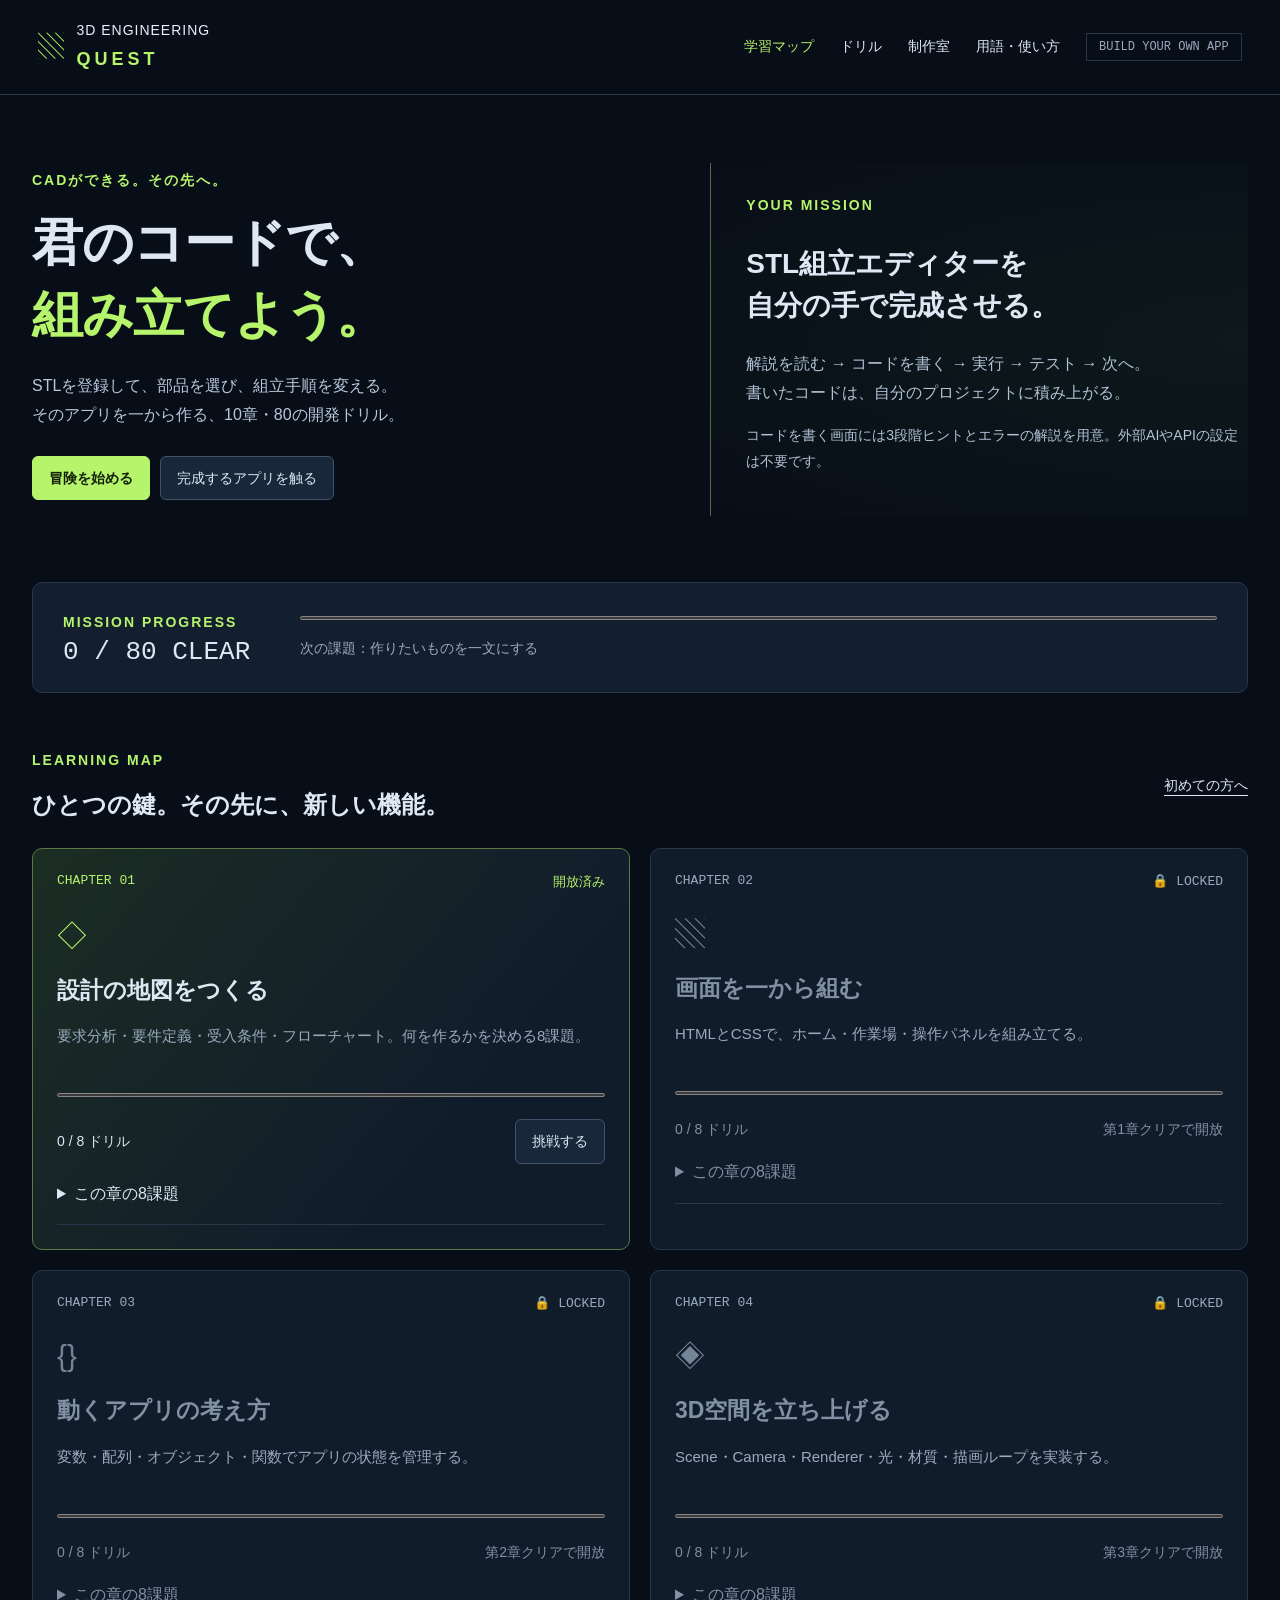
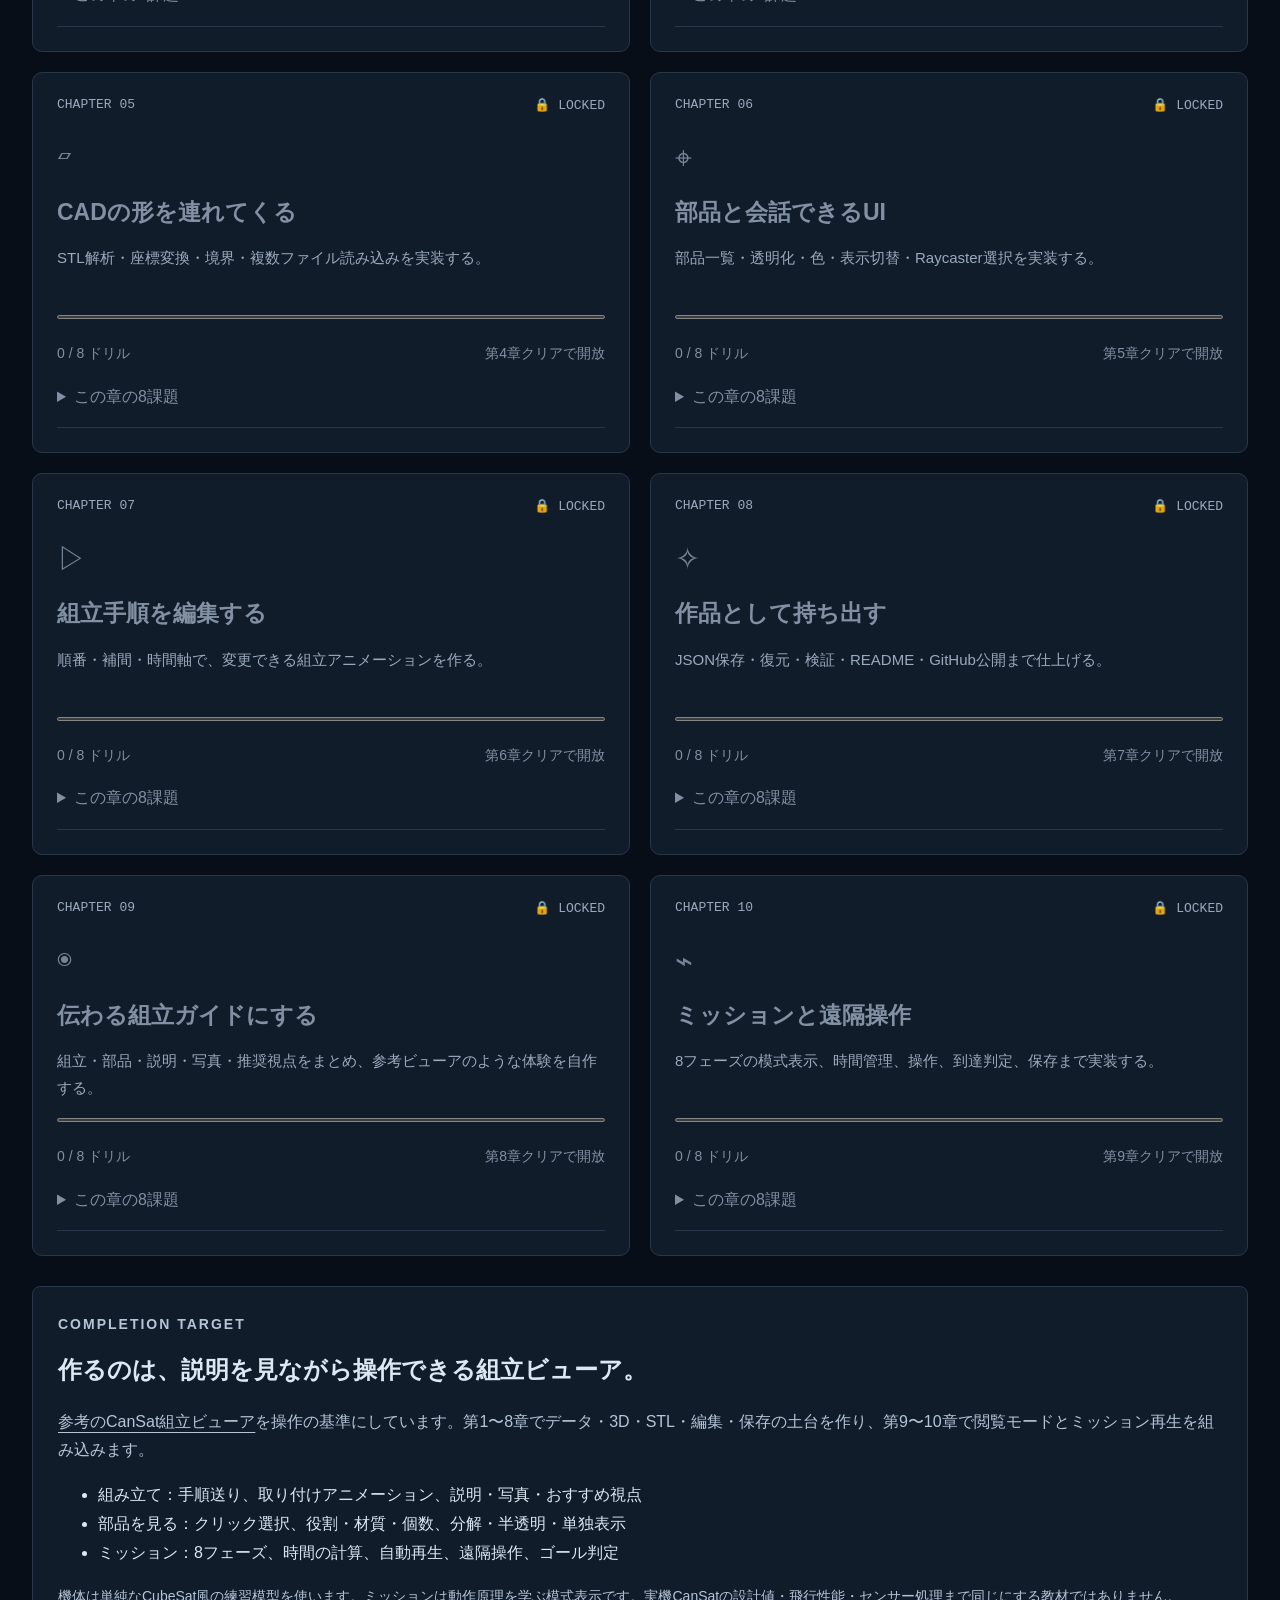
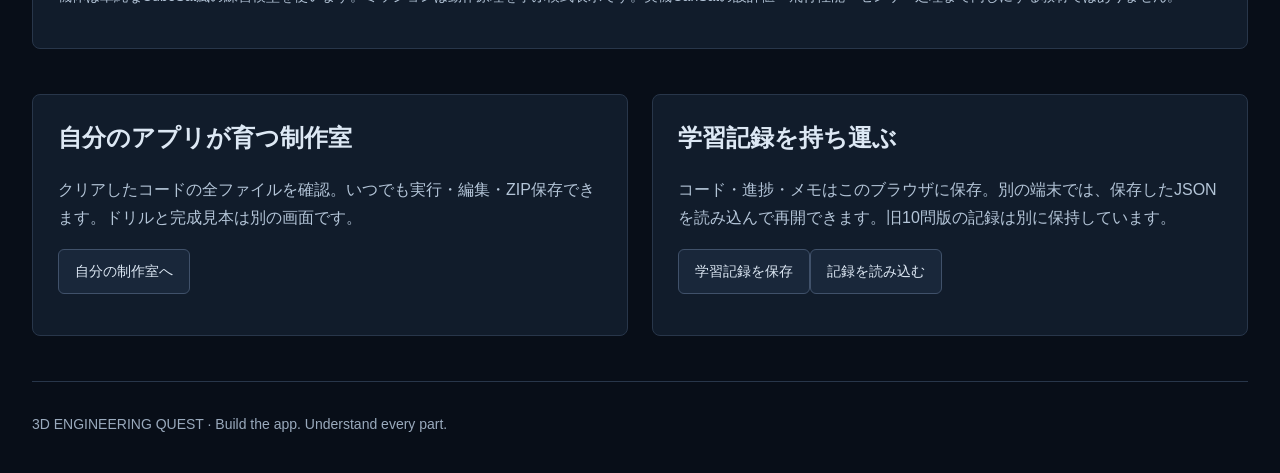
<file: index.html>
<!doctype html><html lang="ja"><head><meta charset="utf-8"><meta name="viewport" content="width=device-width,initial-scale=1"><title>学習マップ | 3D Engineering Quest</title><link rel="stylesheet" href="quest.css?v=4"></head><body><div id="header"></div><main><section class="home-hero"><div><p class="eyebrow">CADができる。その先へ。</p><h1>君のコードで、<br><em>組み立てよう。</em></h1><p class="lead">STLを登録して、部品を選び、組立手順を変える。<br>そのアプリを一から作る、10章・80の開発ドリル。</p><a id="resume" class="primary" href="drill.html?id=0">冒険を始める</a><a class="button" href="workshop.html?mode=reference">完成するアプリを触る</a></div><aside class="mission-card"><span class="eyebrow">YOUR MISSION</span><h2>STL組立エディターを<br>自分の手で完成させる。</h2><p>解説を読む → コードを書く → 実行 → テスト → 次へ。<br>書いたコードは、自分のプロジェクトに積み上がる。</p><p class="small">コードを書く画面には3段階ヒントとエラーの解説を用意。外部AIやAPIの設定は不要です。</p></aside></section><section class="progress-panel"><div><span class="eyebrow">MISSION PROGRESS</span><h2 id="progressTitle">0 / 80 CLEAR</h2></div><div class="progress-track"><progress id="progress" max="80" value="0"></progress><p id="nextLabel"></p></div></section><section><div class="section-heading"><div><p class="eyebrow">LEARNING MAP</p><h2>ひとつの鍵。その先に、新しい機能。</h2></div><a href="guide.html">初めての方へ</a></div><div id="map" class="chapter-grid"></div></section><section class="panel" style="margin-top:30px"><p class="eyebrow">COMPLETION TARGET</p><h2>作るのは、説明を見ながら操作できる組立ビューア。</h2><p><a href="https://ysntera.github.io/cansat-assembly-viewer/" target="_blank" rel="noopener">参考のCanSat組立ビューア</a>を操作の基準にしています。第1〜8章でデータ・3D・STL・編集・保存の土台を作り、第9〜10章で閲覧モードとミッション再生を組み込みます。</p><ul><li>組み立て：手順送り、取り付けアニメーション、説明・写真・おすすめ視点</li><li>部品を見る：クリック選択、役割・材質・個数、分解・半透明・単独表示</li><li>ミッション：8フェーズ、時間の計算、自動再生、遠隔操作、ゴール判定</li></ul><p class="small">機体は単純なCubeSat風の練習模型を使います。ミッションは動作原理を学ぶ模式表示です。実機CanSatの設計値・飛行性能・センサー処理まで同じにする教材ではありません。</p></section><section class="bottom-grid"><div class="panel"><h2>自分のアプリが育つ制作室</h2><p>クリアしたコードの全ファイルを確認。いつでも実行・編集・ZIP保存できます。ドリルと完成見本は別の画面です。</p><a class="button" href="workshop.html">自分の制作室へ</a></div><div class="panel"><h2>学習記録を持ち運ぶ</h2><p>コード・進捗・メモはこのブラウザに保存。別の端末では、保存したJSONを読み込んで再開できます。旧10問版の記録は別に保持しています。</p><button id="backup">学習記録を保存</button><label class="button">記録を読み込む<input type="file" id="restore" accept=".json" hidden></label><p id="backupStatus" role="status"></p></div></section><footer>3D ENGINEERING QUEST · Build the app. Understand every part.<span id="saveState"></span></footer></main><script type="module" src="home.js?v=9"></script></body></html>
</file>
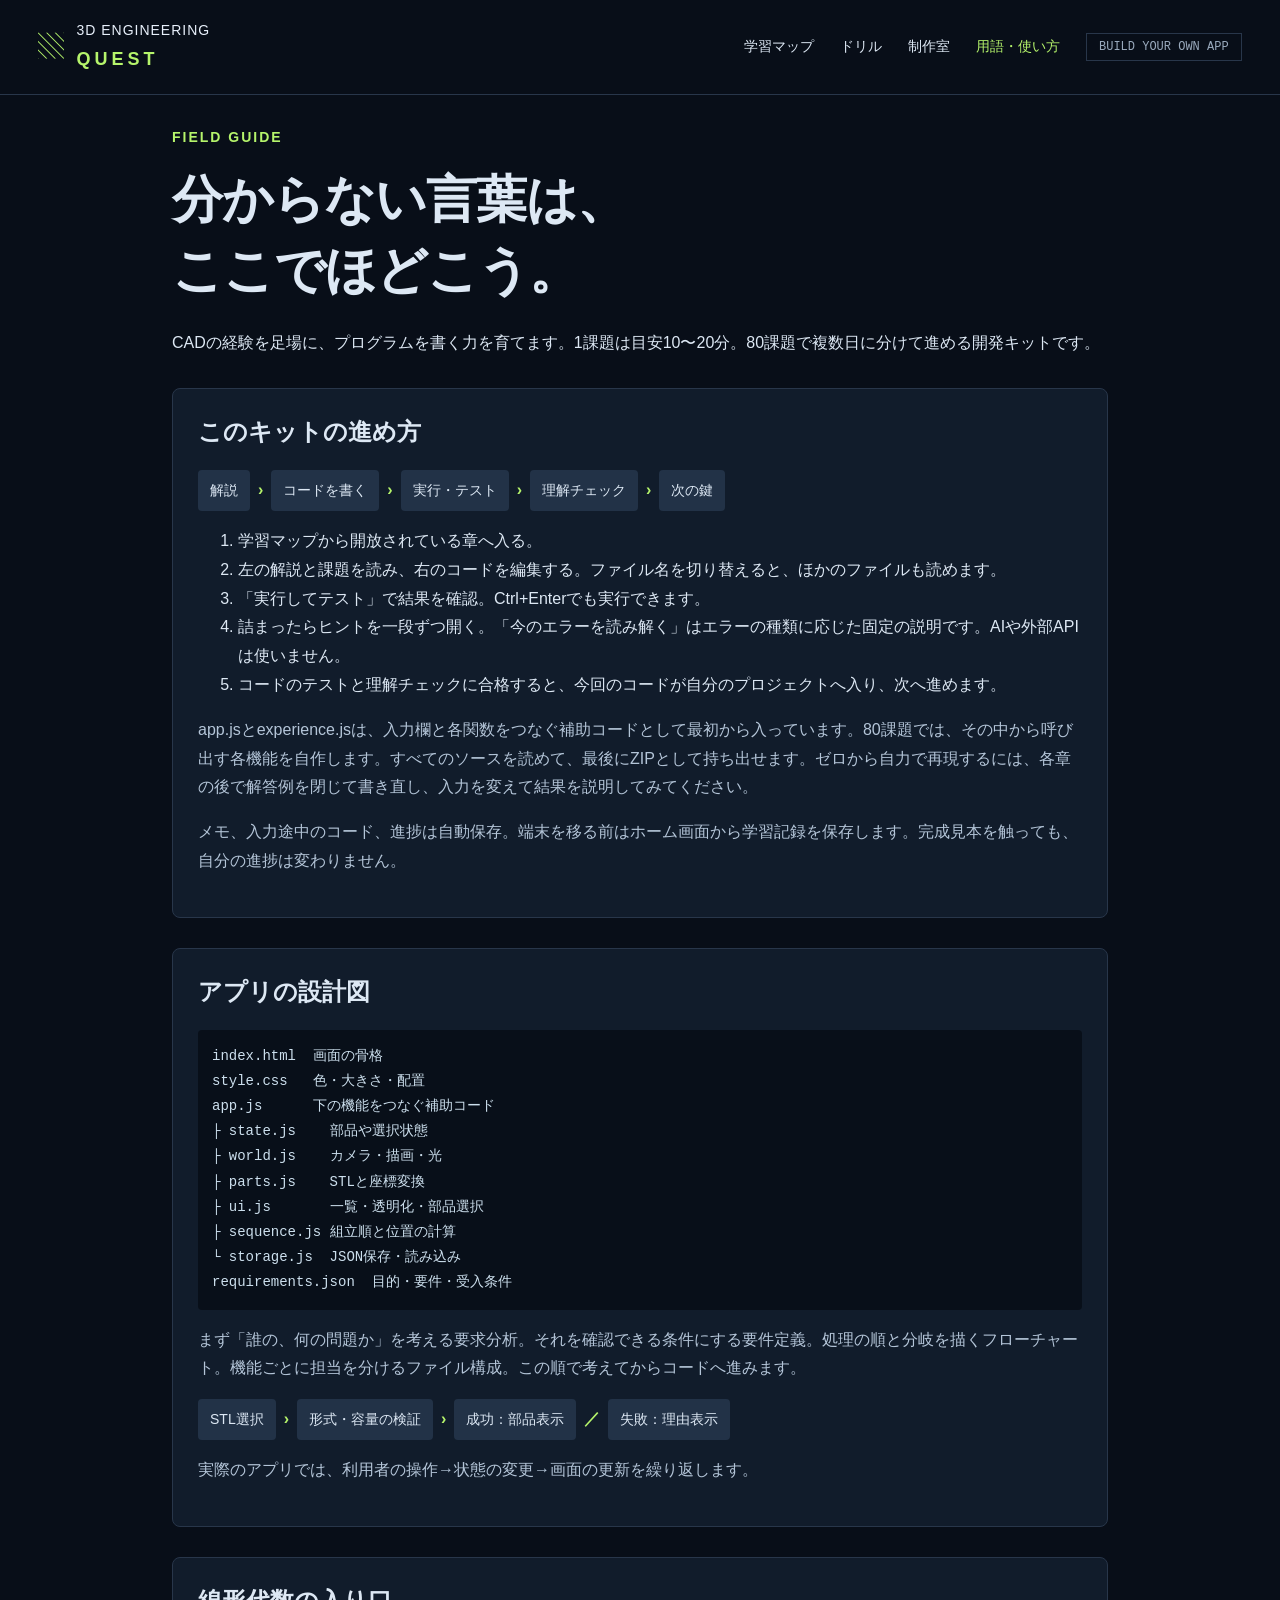
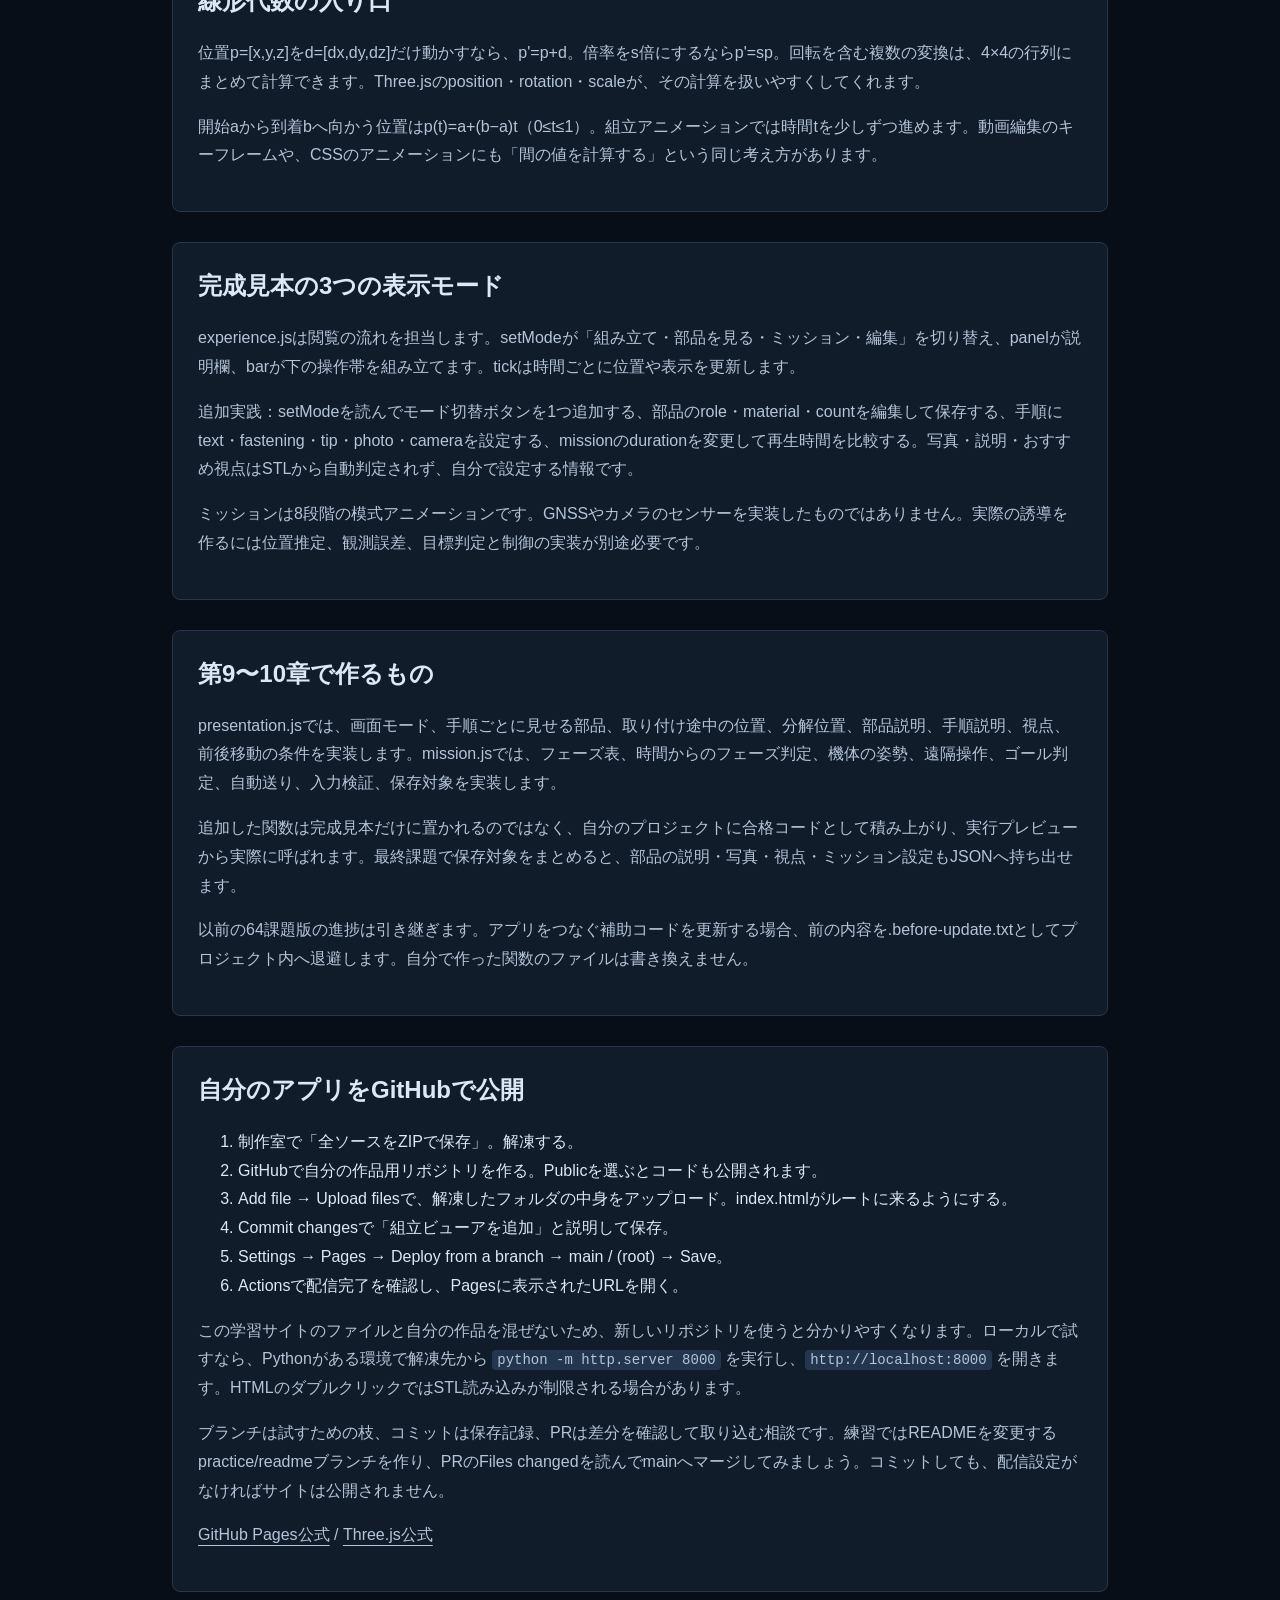
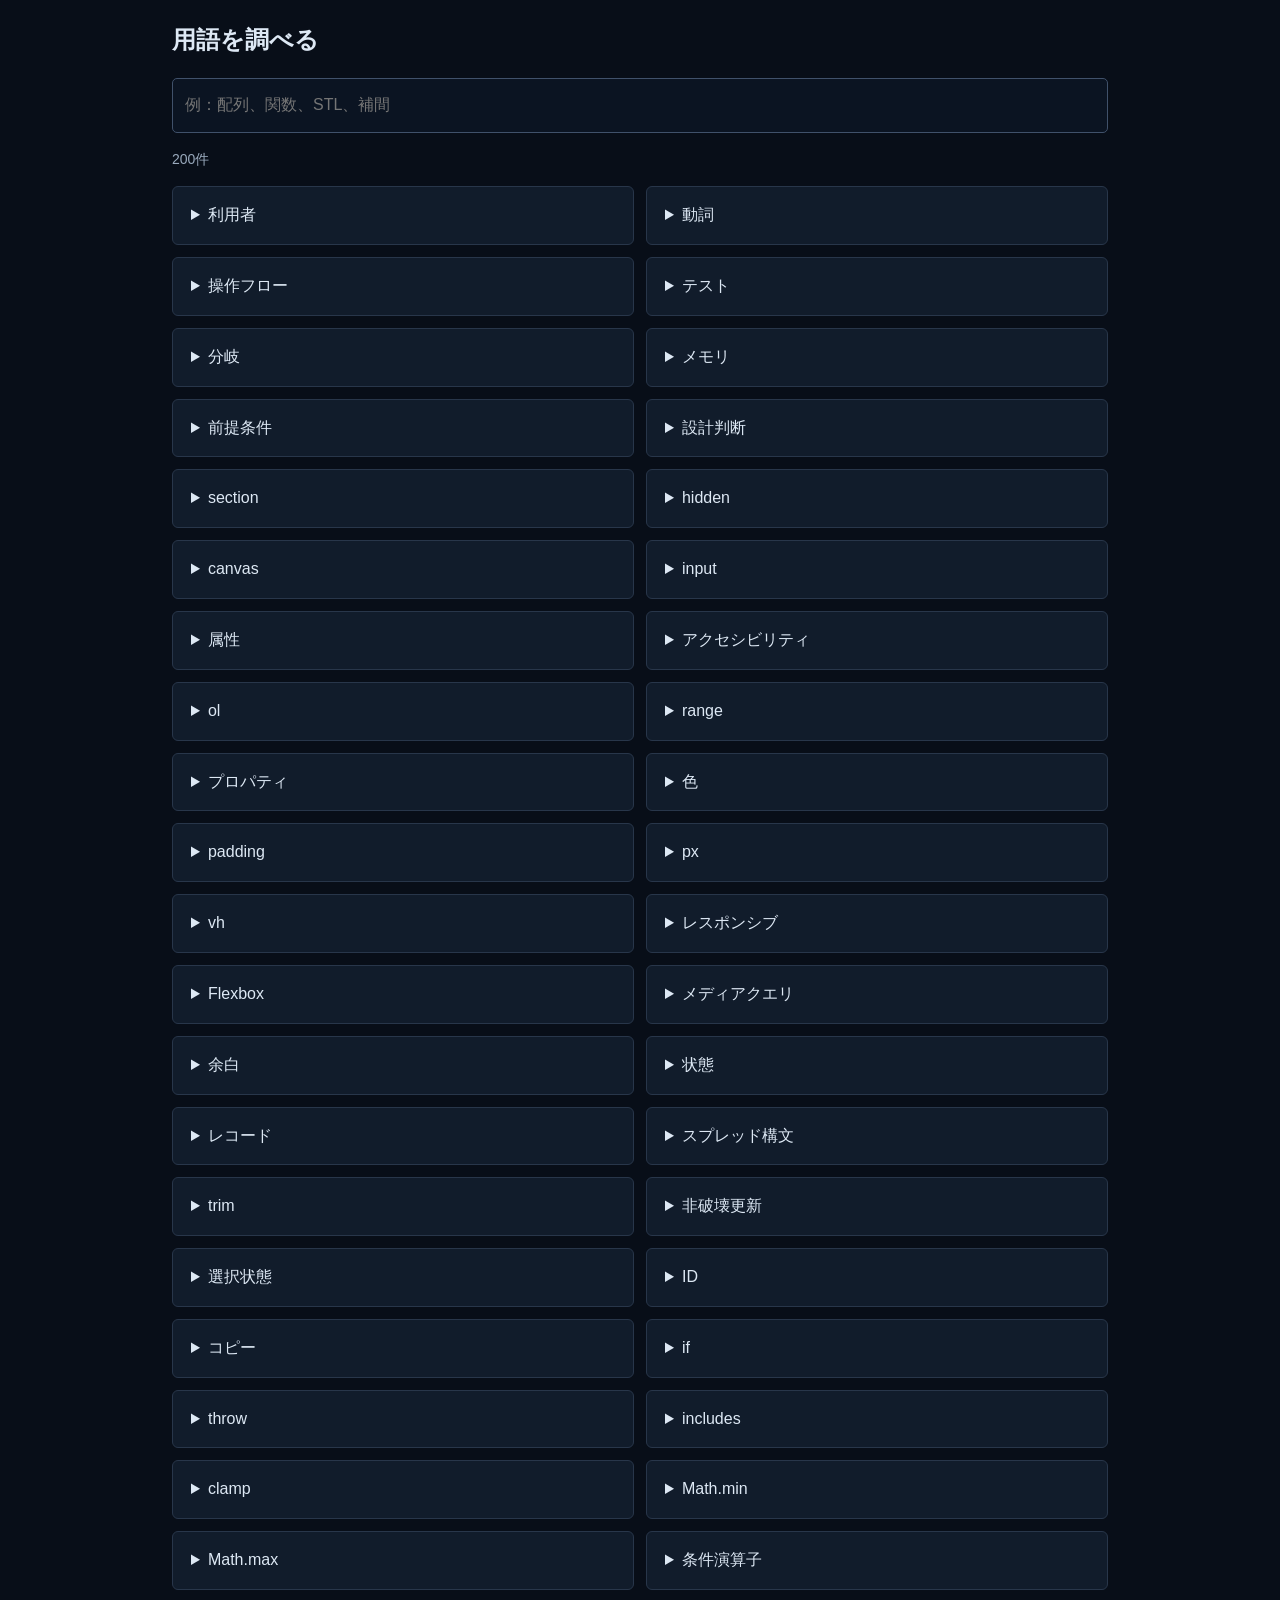
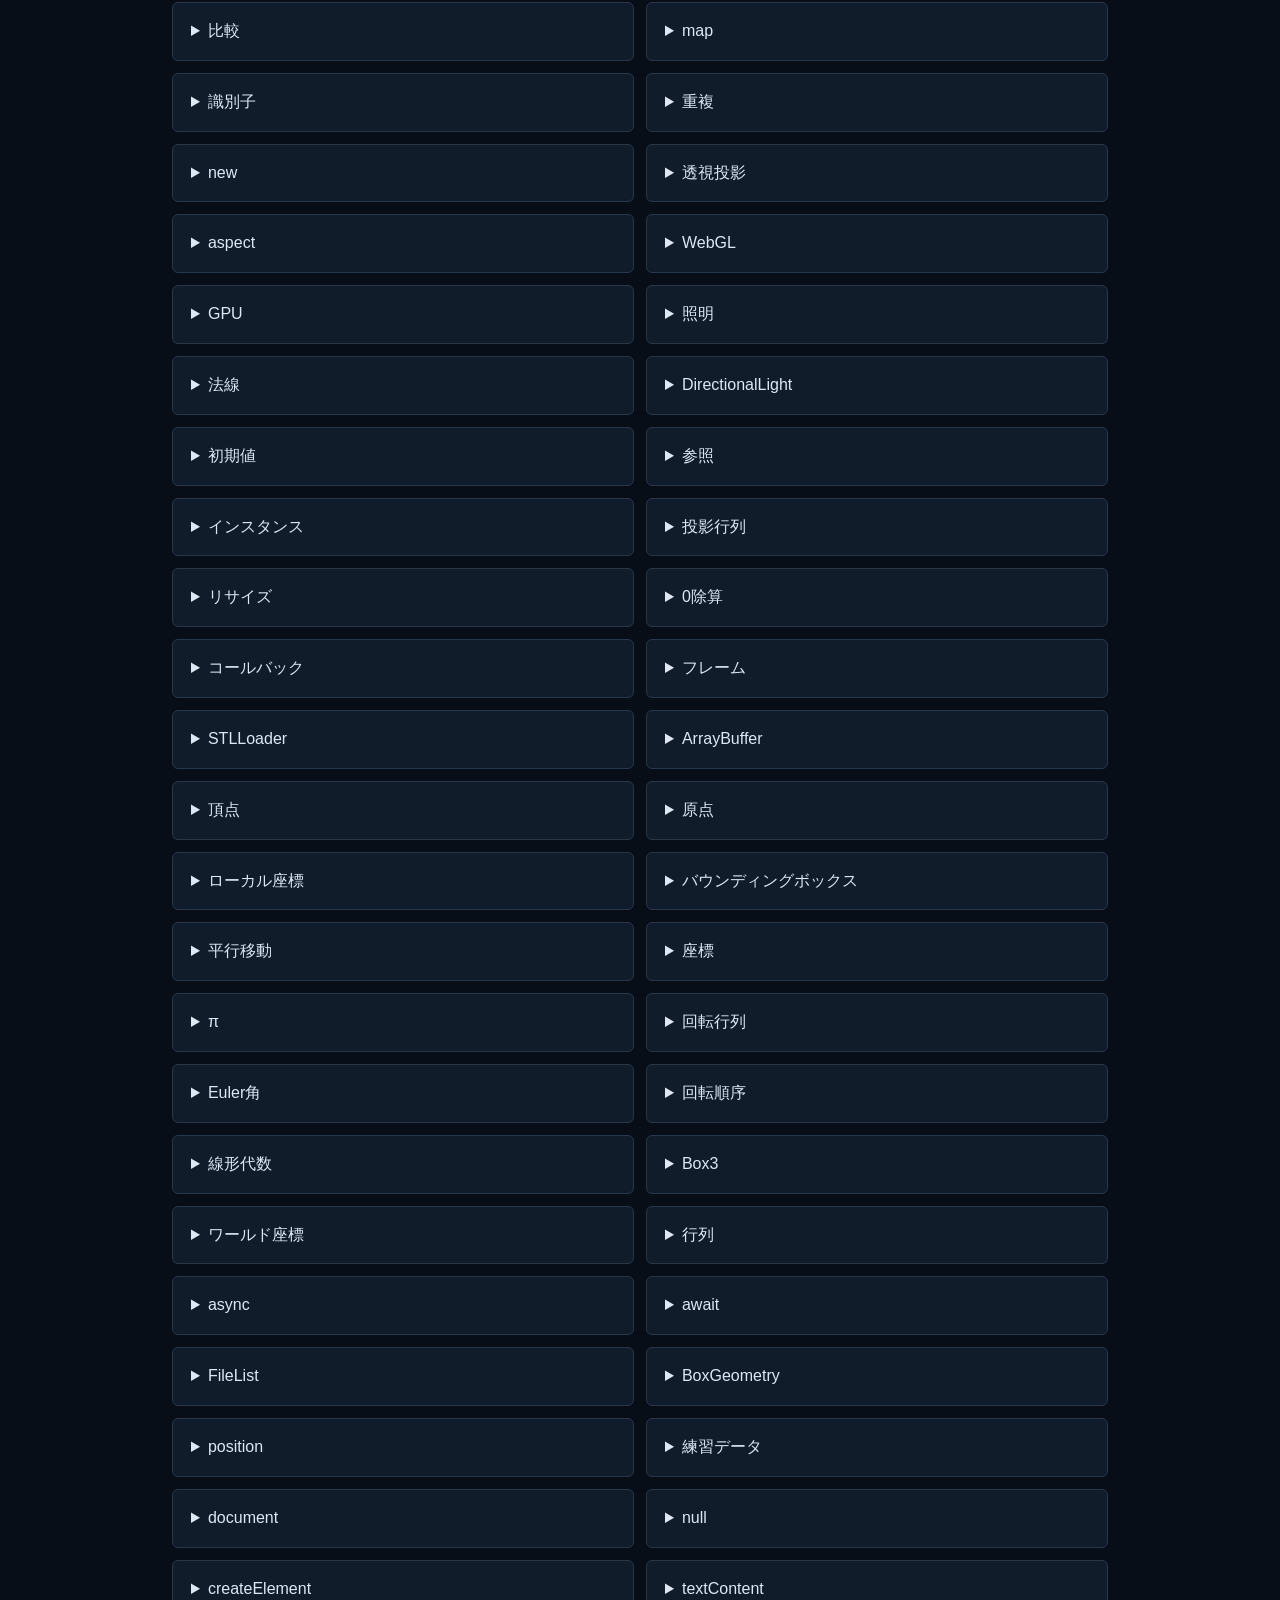
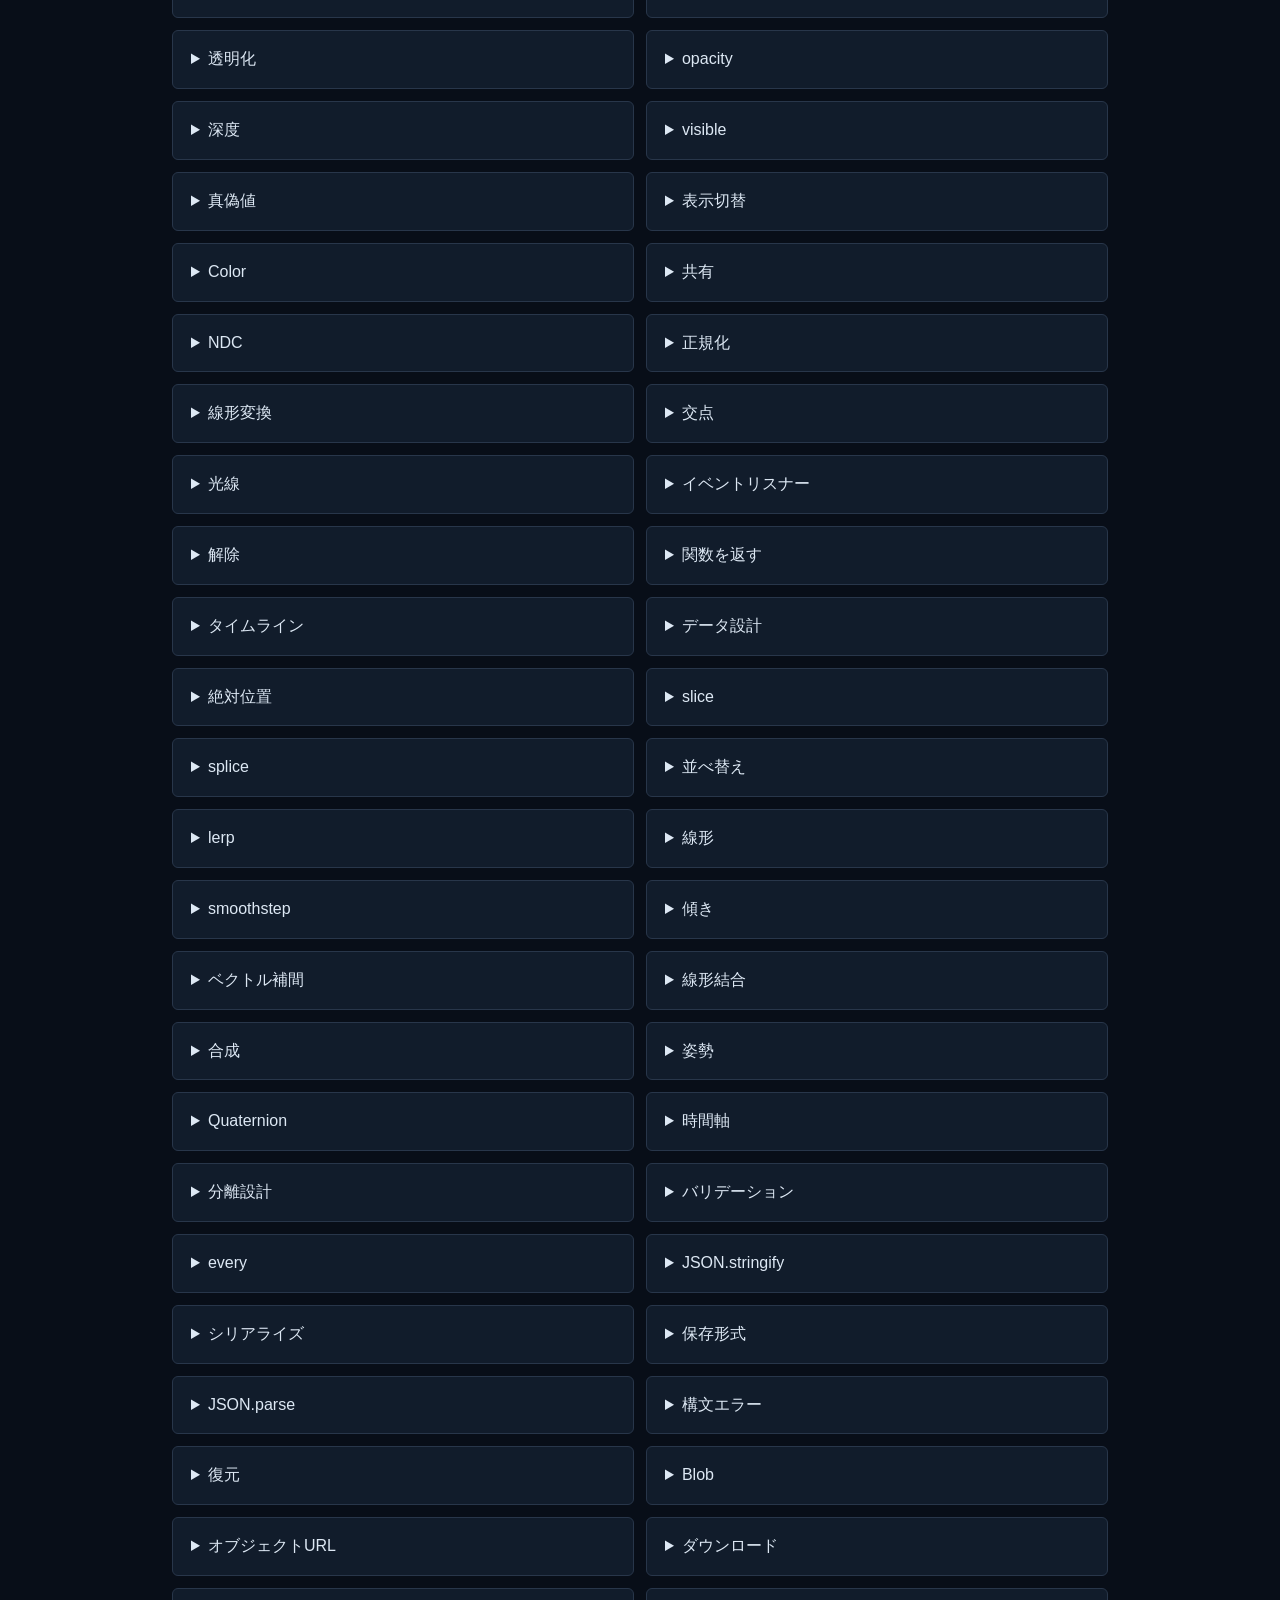
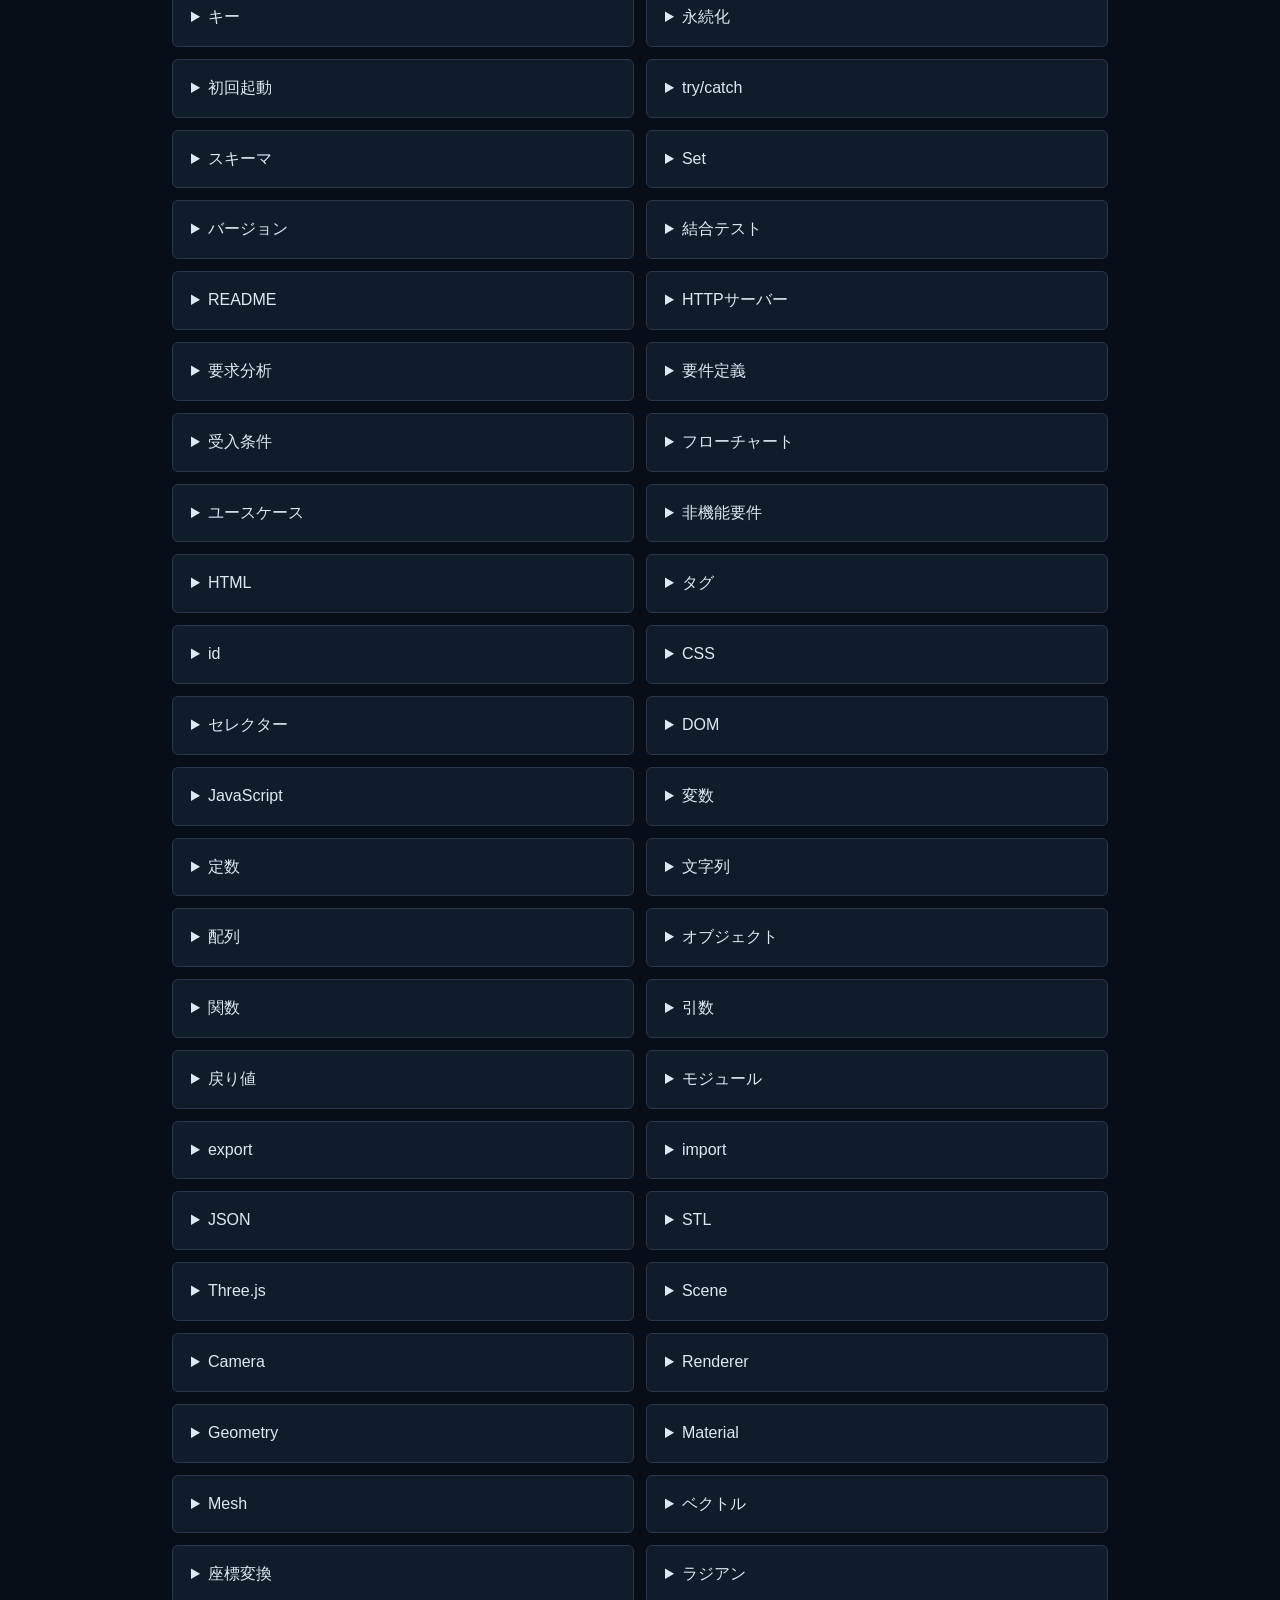
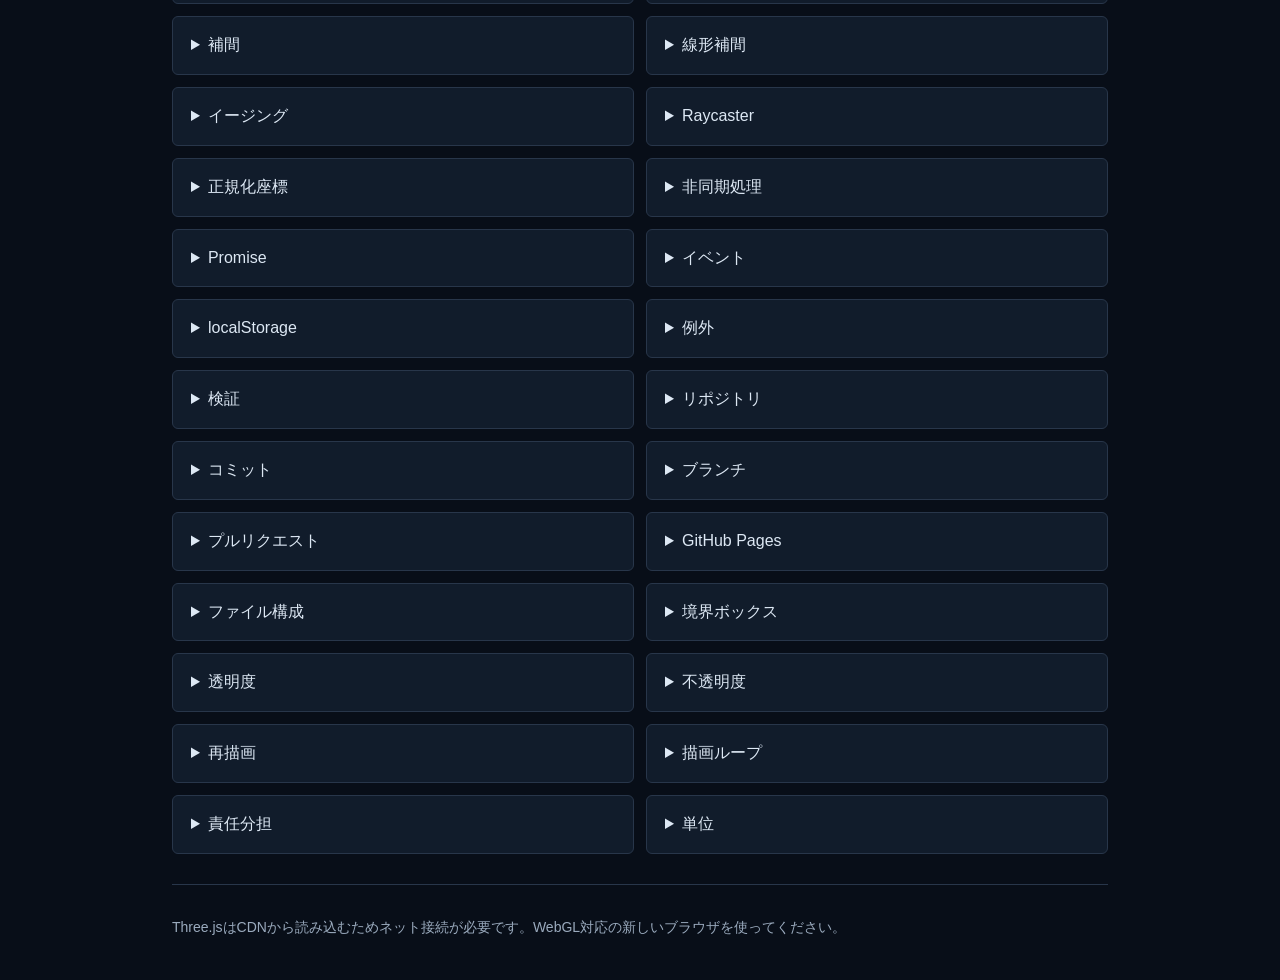
<file: guide.html>
<!doctype html><html lang="ja"><head><meta charset="utf-8"><meta name="viewport" content="width=device-width,initial-scale=1"><title>使い方と用語 | 3D Engineering Quest</title><link rel="stylesheet" href="quest.css?v=4"></head><body><div id="header"></div><main class="guide"><section><p class="eyebrow">FIELD GUIDE</p><h1>分からない言葉は、<br>ここでほどこう。</h1><p>CADの経験を足場に、プログラムを書く力を育てます。1課題は目安10〜20分。80課題で複数日に分けて進める開発キットです。</p></section><section class="panel"><h2>このキットの進め方</h2><div class="flow"><span>解説</span><b>›</b><span>コードを書く</span><b>›</b><span>実行・テスト</span><b>›</b><span>理解チェック</span><b>›</b><span>次の鍵</span></div><ol><li>学習マップから開放されている章へ入る。</li><li>左の解説と課題を読み、右のコードを編集する。ファイル名を切り替えると、ほかのファイルも読めます。</li><li>「実行してテスト」で結果を確認。Ctrl+Enterでも実行できます。</li><li>詰まったらヒントを一段ずつ開く。「今のエラーを読み解く」はエラーの種類に応じた固定の説明です。AIや外部APIは使いません。</li><li>コードのテストと理解チェックに合格すると、今回のコードが自分のプロジェクトへ入り、次へ進めます。</li></ol><p>app.jsとexperience.jsは、入力欄と各関数をつなぐ補助コードとして最初から入っています。80課題では、その中から呼び出す各機能を自作します。すべてのソースを読めて、最後にZIPとして持ち出せます。ゼロから自力で再現するには、各章の後で解答例を閉じて書き直し、入力を変えて結果を説明してみてください。</p><p>メモ、入力途中のコード、進捗は自動保存。端末を移る前はホーム画面から学習記録を保存します。完成見本を触っても、自分の進捗は変わりません。</p></section><section class="panel"><h2>アプリの設計図</h2><pre>index.html  画面の骨格
style.css   色・大きさ・配置
app.js      下の機能をつなぐ補助コード
├ state.js    部品や選択状態
├ world.js    カメラ・描画・光
├ parts.js    STLと座標変換
├ ui.js       一覧・透明化・部品選択
├ sequence.js 組立順と位置の計算
└ storage.js  JSON保存・読み込み
requirements.json  目的・要件・受入条件</pre><p>まず「誰の、何の問題か」を考える要求分析。それを確認できる条件にする要件定義。処理の順と分岐を描くフローチャート。機能ごとに担当を分けるファイル構成。この順で考えてからコードへ進みます。</p><div class="flow"><span>STL選択</span><b>›</b><span>形式・容量の検証</span><b>›</b><span>成功：部品表示</span><b>／</b><span>失敗：理由表示</span></div><p>実際のアプリでは、利用者の操作→状態の変更→画面の更新を繰り返します。</p></section><section class="panel"><h2>線形代数の入り口</h2><p>位置p=[x,y,z]をd=[dx,dy,dz]だけ動かすなら、p'=p+d。倍率をs倍にするならp'=sp。回転を含む複数の変換は、4×4の行列にまとめて計算できます。Three.jsのposition・rotation・scaleが、その計算を扱いやすくしてくれます。</p><p>開始aから到着bへ向かう位置はp(t)=a+(b−a)t（0≤t≤1）。組立アニメーションでは時間tを少しずつ進めます。動画編集のキーフレームや、CSSのアニメーションにも「間の値を計算する」という同じ考え方があります。</p></section><section class="panel"><h2>完成見本の3つの表示モード</h2><p>experience.jsは閲覧の流れを担当します。setModeが「組み立て・部品を見る・ミッション・編集」を切り替え、panelが説明欄、barが下の操作帯を組み立てます。tickは時間ごとに位置や表示を更新します。</p><p>追加実践：setModeを読んでモード切替ボタンを1つ追加する、部品のrole・material・countを編集して保存する、手順にtext・fastening・tip・photo・cameraを設定する、missionのdurationを変更して再生時間を比較する。写真・説明・おすすめ視点はSTLから自動判定されず、自分で設定する情報です。</p><p>ミッションは8段階の模式アニメーションです。GNSSやカメラのセンサーを実装したものではありません。実際の誘導を作るには位置推定、観測誤差、目標判定と制御の実装が別途必要です。</p></section><section class="panel"><h2>第9〜10章で作るもの</h2><p>presentation.jsでは、画面モード、手順ごとに見せる部品、取り付け途中の位置、分解位置、部品説明、手順説明、視点、前後移動の条件を実装します。mission.jsでは、フェーズ表、時間からのフェーズ判定、機体の姿勢、遠隔操作、ゴール判定、自動送り、入力検証、保存対象を実装します。</p><p>追加した関数は完成見本だけに置かれるのではなく、自分のプロジェクトに合格コードとして積み上がり、実行プレビューから実際に呼ばれます。最終課題で保存対象をまとめると、部品の説明・写真・視点・ミッション設定もJSONへ持ち出せます。</p><p>以前の64課題版の進捗は引き継ぎます。アプリをつなぐ補助コードを更新する場合、前の内容を.before-update.txtとしてプロジェクト内へ退避します。自分で作った関数のファイルは書き換えません。</p></section><section id="publish" class="panel"><h2>自分のアプリをGitHubで公開</h2><ol><li>制作室で「全ソースをZIPで保存」。解凍する。</li><li>GitHubで自分の作品用リポジトリを作る。Publicを選ぶとコードも公開されます。</li><li>Add file → Upload filesで、解凍したフォルダの中身をアップロード。index.htmlがルートに来るようにする。</li><li>Commit changesで「組立ビューアを追加」と説明して保存。</li><li>Settings → Pages → Deploy from a branch → main / (root) → Save。</li><li>Actionsで配信完了を確認し、Pagesに表示されたURLを開く。</li></ol><p>この学習サイトのファイルと自分の作品を混ぜないため、新しいリポジトリを使うと分かりやすくなります。ローカルで試すなら、Pythonがある環境で解凍先から <code>python -m http.server 8000</code> を実行し、<code>http://localhost:8000</code> を開きます。HTMLのダブルクリックではSTL読み込みが制限される場合があります。</p><p>ブランチは試すための枝、コミットは保存記録、PRは差分を確認して取り込む相談です。練習ではREADMEを変更するpractice/readmeブランチを作り、PRのFiles changedを読んでmainへマージしてみましょう。コミットしても、配信設定がなければサイトは公開されません。</p><p><a href="https://docs.github.com/en/pages/getting-started-with-github-pages/configuring-a-publishing-source-for-your-github-pages-site" target="_blank" rel="noopener">GitHub Pages公式</a> / <a href="https://threejs.org/manual/#en/fundamentals" target="_blank" rel="noopener">Three.js公式</a></p></section><section><h2>用語を調べる</h2><input id="search" type="search" placeholder="例：配列、関数、STL、補間" aria-label="用語を検索"><p id="termCount" class="small"></p><div id="glossary" class="glossary-grid"></div></section><footer>Three.jsはCDNから読み込むためネット接続が必要です。WebGL対応の新しいブラウザを使ってください。</footer></main><script type="module">import {header,$,esc} from './common.js?v=9';import {dictionary} from './glossary.js?v=9';$('#header').innerHTML=header('guide');function render(){const q=$('#search').value.trim().toLowerCase();const entries=Object.entries(dictionary).filter(([term,text])=>(term+' '+text).toLowerCase().includes(q));$('#termCount').textContent=entries.length+'件';$('#glossary').innerHTML=entries.map(([term,text])=>`<details><summary>${esc(term)}</summary><p>${esc(text)}</p></details>`).join('')}$('#search').oninput=render;render();</script></body></html>
</file>
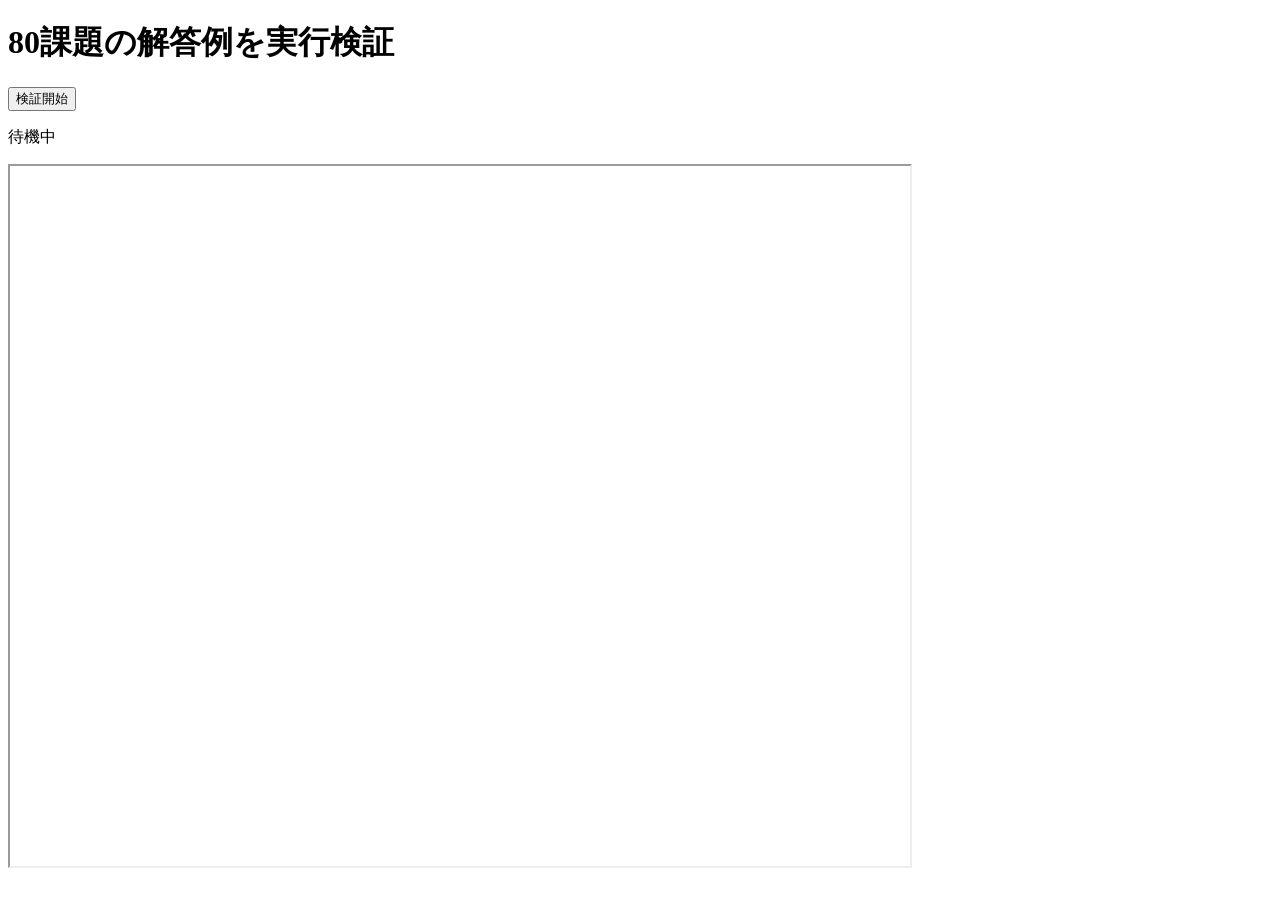
<file: verification.html>
<!doctype html><html lang="ja"><meta charset="utf-8"><title>教材の実行検証</title><body><h1>80課題の解答例を実行検証</h1><button id="start">検証開始</button><p id="status">待機中</p><pre id="results"></pre><iframe id="frame" sandbox="allow-scripts allow-downloads" style="width:900px;height:700px"></iframe><script type="module">
import {lessons} from './curriculum.js?v=9';import {runProject} from './runner.js?v=4';
const files=await fetch('base.json?v=9').then(r=>r.json()),results=document.querySelector('#results'),frame=document.querySelector('#frame');let active=0,resolve;
addEventListener('message',e=>{if(e.source!==frame.contentWindow||e.data.scope!=='quest-runner'||e.data.run!==active)return;if(e.data.type==='result')resolve?.(e.data)});
document.querySelector('#start').onclick=async()=>{document.querySelector('#start').disabled=true;let passed=0;const startId=Number(new URLSearchParams(location.search).get('start')||0);for(const l of lessons){files[l.file]=l.mode==='replace'?l.solution:(files[l.file]||'')+'\n'+l.solution;if(l.id<startId)continue;active=l.id+1;document.querySelector('#status').textContent='実行中 '+active+'/'+lessons.length;const outcome=await new Promise(r=>{let timeout=setTimeout(()=>r({ok:false,message:'timeout'}),20000);resolve=d=>{clearTimeout(timeout);r(d)};runProject(frame,{...files},l.test,active)});if(outcome.ok)passed++;results.textContent+=(outcome.ok?'PASS ':'FAIL ')+(l.id+1)+' '+l.title+' '+(outcome.message||'')+'\n'}document.querySelector('#status').textContent='完了 '+passed+'/'+(lessons.length-startId);document.querySelector('#start').disabled=false};
</script></body></html>
</file>
<file: quest.css>
:root{font-family:Inter,"Noto Sans JP",Meiryo,sans-serif;color:#dde8f4;background:#080e18;line-height:1.8;font-size:16px;--accent:#b5f46b;--muted:#9aaabd;--line:#28364a;--panel:#111c2b}*{box-sizing:border-box}[hidden]{display:none!important}body{margin:0}a{color:inherit;text-underline-offset:5px}button,input,textarea,select{font:inherit}button,.button,.primary{cursor:pointer;min-height:43px;border:1px solid #40516a;border-radius:6px;padding:10px 16px;background:#19273a;color:inherit;text-decoration:none;display:inline-flex;align-items:center;justify-content:center;gap:6px;font-size:14px;line-height:1.6}button:hover,.button:hover{background:#293c54}.primary{background:var(--accent);color:#152009;border-color:var(--accent);font-weight:750}.primary:hover{background:#d4ffa3}button:disabled,.disabled{opacity:.4;cursor:not-allowed}button:focus-visible,a:focus-visible,input:focus-visible,textarea:focus-visible,select:focus-visible,summary:focus-visible{outline:3px solid var(--accent);outline-offset:3px}header{min-height:90px;max-width:1600px;margin:auto;padding:18px 3%;display:flex;align-items:center;gap:26px;border-bottom:1px solid var(--line)}.brand{display:flex;align-items:center;gap:12px;text-decoration:none;font-size:26px;color:var(--accent)}.brand span{color:#e8f0fb;font-size:14px;letter-spacing:1px}.brand b{display:block;color:var(--accent);font-size:18px;letter-spacing:4px}nav{display:flex;gap:26px;margin-left:auto}nav a{font-size:14px;text-decoration:none}nav [aria-current]{color:var(--accent)}.tag{font:12px monospace;color:var(--muted);border:1px solid var(--line);padding:6px 12px}main{max-width:1280px;margin:auto;padding:0 32px}.wide{max-width:1760px;padding:0 24px}.home-hero{display:grid;grid-template-columns:1.15fr 1fr;gap:60px;align-items:center;padding:68px 0 46px}.eyebrow{font-size:14px;letter-spacing:2px;color:var(--accent);font-weight:700;margin:0 0 14px}h1{font-size:clamp(34px,4vw,56px);line-height:1.4;letter-spacing:-1px;margin:0 0 22px}h1 em{font-style:normal;color:var(--accent)}h2{font-size:24px;line-height:1.5}h3{font-size:17px}.lead{color:#b8c9dd;margin:0 0 26px}.home-hero .primary{margin:0 10px 10px 0}.mission-card{border-left:1px solid #536c44;padding:28px 0 28px 35px;background:radial-gradient(ellipse at right,#234a292f,transparent)}.mission-card h2{font-size:28px}.mission-card p{color:#b1c2d6}.small,small{font-size:14px;color:var(--muted)}.progress-panel{border:1px solid var(--line);background:#131f2e;border-radius:10px;display:flex;align-items:center;gap:50px;padding:25px 30px;margin:20px 0 55px}.progress-panel h2{margin:0;font:26px monospace}.progress-track{flex:1}.progress-track p{margin-bottom:0;font-size:14px;color:var(--muted)}progress{width:100%;height:8px;display:block;accent-color:var(--accent)}.section-heading{display:flex;justify-content:space-between;gap:20px;align-items:center;margin-bottom:25px}.section-heading h2{margin:0}.section-heading a{font-size:14px}.chapter-grid{display:grid;grid-template-columns:repeat(2,1fr);gap:20px}.chapter{background:#111c2b;border:1px solid var(--line);border-radius:10px;padding:24px;min-width:0}.chapter.open{border-color:#5a7945;background:linear-gradient(130deg,#1c2d23,#111c2b 70%)}.chapter.complete{border-color:#9dcc60}.chapter.locked{color:#8290a3}.chapter .card-top{font:13px monospace;display:flex;justify-content:space-between;gap:15px;color:var(--muted)}.chapter.open .card-top{color:var(--accent)}.chapter-icon{font-size:30px;color:var(--accent);margin-top:18px}.chapter.locked .chapter-icon{color:#748497}.chapter h2{margin:10px 0;font-size:23px}.chapter p{font-size:15px;color:var(--muted);min-height:54px}.card-bottom{display:flex;align-items:center;justify-content:space-between;gap:20px;margin-top:20px;font-size:14px}.bottom-grid{display:grid;grid-template-columns:1fr 1fr;gap:24px;margin:45px 0}.panel{border:1px solid var(--line);border-radius:8px;background:var(--panel);padding:25px;min-width:0}.panel h2{margin-top:0}.panel p{color:#b4c5d8}footer{border-top:1px solid var(--line);padding:30px 0 40px;color:var(--muted);font-size:14px}#saveState{font-size:14px;color:var(--muted);margin-left:12px}.drill-heading{display:flex;align-items:center;justify-content:space-between;gap:30px;padding:30px 0 20px}.drill-heading h1{font-size:30px;margin:8px 0 0}.drill-heading .eyebrow{margin:14px 0 0}.drill-heading>div:last-child{font-size:14px;color:var(--muted)}.drill-layout{display:grid;grid-template-columns:minmax(300px,380px) minmax(0,1fr);gap:22px;padding-bottom:35px;align-items:start}.lesson-panel,.coding-panel{border:1px solid var(--line);border-radius:9px;background:var(--panel);min-width:0;overflow:hidden}.tabs{display:flex;gap:0;border-bottom:1px solid var(--line);background:#0c1522}.tabs button{flex:1;border:0;border-radius:0;background:none;padding:15px 6px;color:var(--muted)}.tabs button.active{color:var(--accent);border-bottom:2px solid var(--accent);background:#17251d}.lesson-page{padding:24px;max-height:calc(100vh - 150px);overflow-y:auto}.lesson-page>div>p{white-space:pre-line}.lesson-page p{font-size:16px;color:#c4d1e2;overflow-wrap:anywhere}.lesson-page h2{font-size:19px}.goal{border-left:3px solid var(--accent);background:#1c2b24;padding:12px 18px;margin:26px 0}.goal h2{color:var(--accent);margin:0 0 8px}.goal p{margin:0}.choice{display:block;width:100%;text-align:left;justify-content:flex-start;margin:10px 0}.success{color:#b5f46b!important}.error{color:#ffb69b!important}.terms details{padding:8px 0}.terms summary{font-size:15px;color:#bfe4f5}details{border-bottom:1px solid var(--line);padding:16px 0}summary{cursor:pointer}details p{font-size:14px}.hint{border:1px solid #456038;background:#1b2a21;border-radius:6px;padding:16px;margin:15px 0}.hint span{font:13px monospace;color:var(--accent)}.hint p{margin-bottom:0}.hint-tools{margin:25px 0}.hint-tools p{white-space:pre-line}.editor-top{display:flex;align-items:center;gap:12px;padding:12px 16px;border-bottom:1px solid var(--line);font-size:14px;background:#111d2f}.editor-top label{white-space:nowrap}.editor-top select{min-width:80px;max-width:260px;width:35%;background:#1c2c43;color:#ecf3fa;border:1px solid #40516a;padding:6px;border-radius:4px}.editor{display:flex;position:relative;height:360px;background:#070e18}.editor #lineNumbers{color:#63748e;background:#0b1422;width:50px;flex-shrink:0;font:14px/1.8 Consolas,monospace;padding:18px 10px;text-align:right;white-space:pre;overflow:hidden;user-select:none}textarea{resize:vertical;color:#def2d0;background:#070e18;border:1px solid #3c506a;border-radius:4px;font:15px/1.8 Consolas,monospace;padding:16px;tab-size:2;width:100%;min-height:150px}#code{resize:none;border:0;border-radius:0;flex:1;min-width:0;white-space:pre;overflow:auto;line-height:1.8;padding:18px 16px;font-size:14px}.editor-actions{display:flex;gap:10px;padding:14px 16px;flex-wrap:wrap}.editor-actions button{font-size:14px}.output-tabs{display:flex;align-items:center;justify-content:space-between;gap:20px;padding:8px 16px;border-top:1px solid var(--line);border-bottom:1px solid var(--line)}.output-tabs h2{font-size:16px;white-space:nowrap}.output-tabs span{font-size:13px}#preview{display:block;width:100%;height:480px;border:0;background:#0c1727}.console{background:#080f19;padding:15px 18px;border-top:1px solid var(--line)}.console h3{margin:0 0 10px;color:var(--muted);font-size:14px}.console #result{font-size:15px}pre{font:14px/1.8 Consolas,monospace;white-space:pre-wrap;overflow-wrap:anywhere;background:#080f19;padding:14px;border-radius:4px;color:#ccdfed}.console pre:empty{display:none}.drill-next{display:flex;align-items:center;gap:16px;justify-content:space-between;padding:18px;border-top:1px solid var(--line)}#completion{font-size:14px;color:var(--accent)}.notice{background:#1a2b25;border-left:3px solid var(--accent);padding:16px 20px;margin-bottom:20px}.actions{display:flex;gap:12px;align-items:center;flex-wrap:wrap;margin:15px 0}.workshop-layout{display:grid;grid-template-columns:minmax(280px,.65fr) minmax(0,1.35fr);gap:20px;margin-bottom:25px}.workshop-layout #code{height:690px;display:block;width:100%;border:1px solid var(--line);margin:15px 0}.workshop-layout #preview{height:900px}.workshop-layout select{display:block;width:100%;background:#1a2b42;color:inherit;padding:10px;margin-top:10px}.guide{max-width:1000px}.guide section{margin:30px 0}.glossary-grid{display:grid;grid-template-columns:1fr 1fr;gap:12px}.glossary-grid details{padding:14px 18px;border:1px solid var(--line);background:var(--panel);border-radius:6px}.glossary-grid p{color:#bed0e1}#search{width:100%;padding:12px;background:#0b1422;color:inherit;border:1px solid #40516a;border-radius:5px}code{font:14px Consolas,monospace;background:#24364d;padding:2px 5px;border-radius:4px}.flow{display:flex;gap:8px;flex-wrap:wrap}.flow span{background:#223247;padding:8px 12px;border-radius:4px;font-size:14px}.flow b{align-self:center;color:var(--accent)}@media(min-width:1500px){.editor{height:400px}}@media(max-width:1050px){.tag{display:none}nav{gap:18px}.drill-layout{grid-template-columns:310px minmax(0,1fr)}.lesson-page{padding:18px}.workshop-layout{grid-template-columns:1fr}.workshop-layout #code{height:350px}}@media(max-width:760px){header{padding:14px 18px;flex-wrap:wrap;gap:12px}.brand span{font-size:12px}.brand b{font-size:15px}nav{gap:18px;flex-wrap:wrap;margin-left:0;width:100%}main,.wide{padding:0 18px}.home-hero{grid-template-columns:1fr;gap:25px;padding:40px 0 20px}.mission-card{padding:20px}.chapter-grid,.bottom-grid,.drill-layout{grid-template-columns:1fr}.chapter p{min-height:0}.progress-panel{gap:25px;padding:20px;align-items:start;flex-direction:column}.progress-track{width:100%}.section-heading{align-items:start;flex-direction:column}.drill-heading{align-items:start;gap:15px;flex-direction:column}.drill-heading h1{font-size:26px}.drill-heading>div:last-child{display:flex;align-items:center;gap:15px}.lesson-page{max-height:480px}.editor{height:340px}.editor-top{flex-wrap:wrap}.editor-top select{width:55%;max-width:none}#preview{height:500px}.drill-next{flex-wrap:wrap}.glossary-grid{grid-template-columns:1fr}.output-tabs{flex-wrap:wrap;gap:0}.output-tabs h2{margin-bottom:5px}.output-tabs span{padding-bottom:12px}.workshop-layout .panel{padding:15px}.workshop-layout #preview{height:1100px}}
</file>
